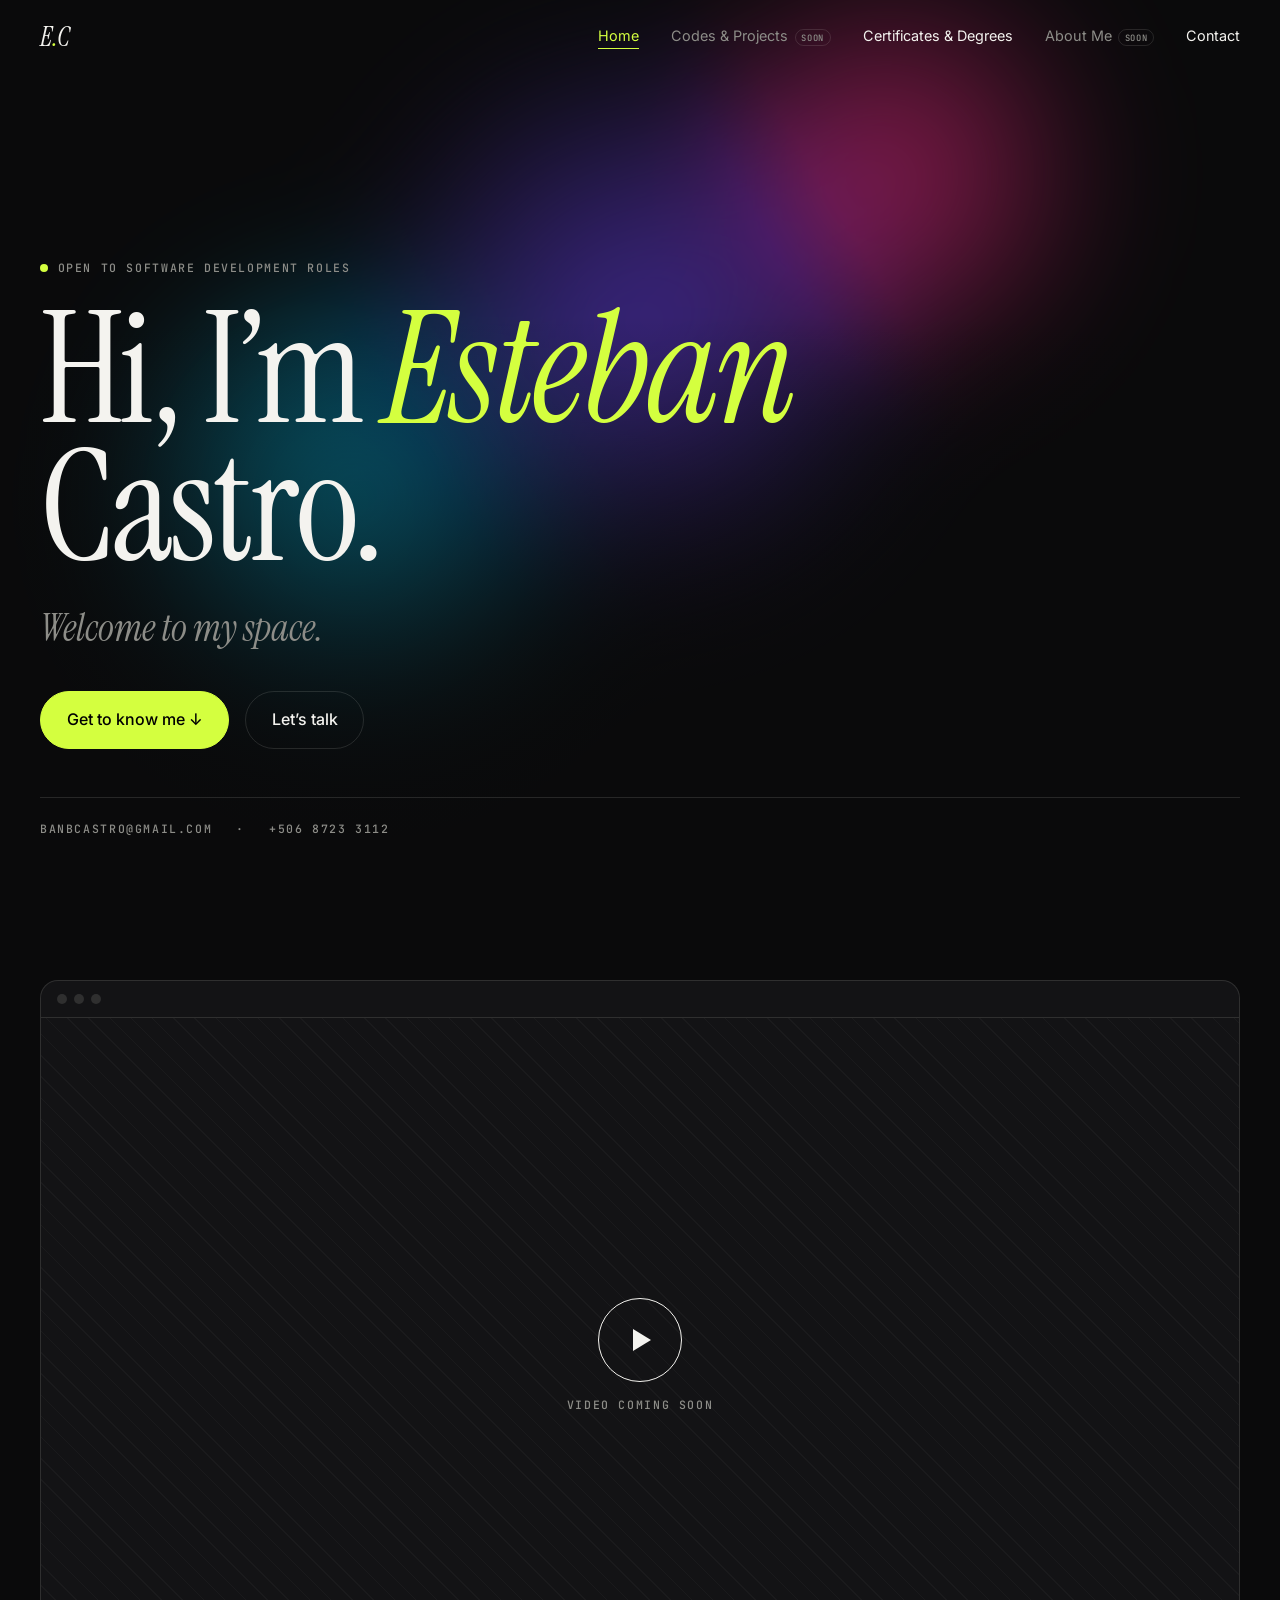
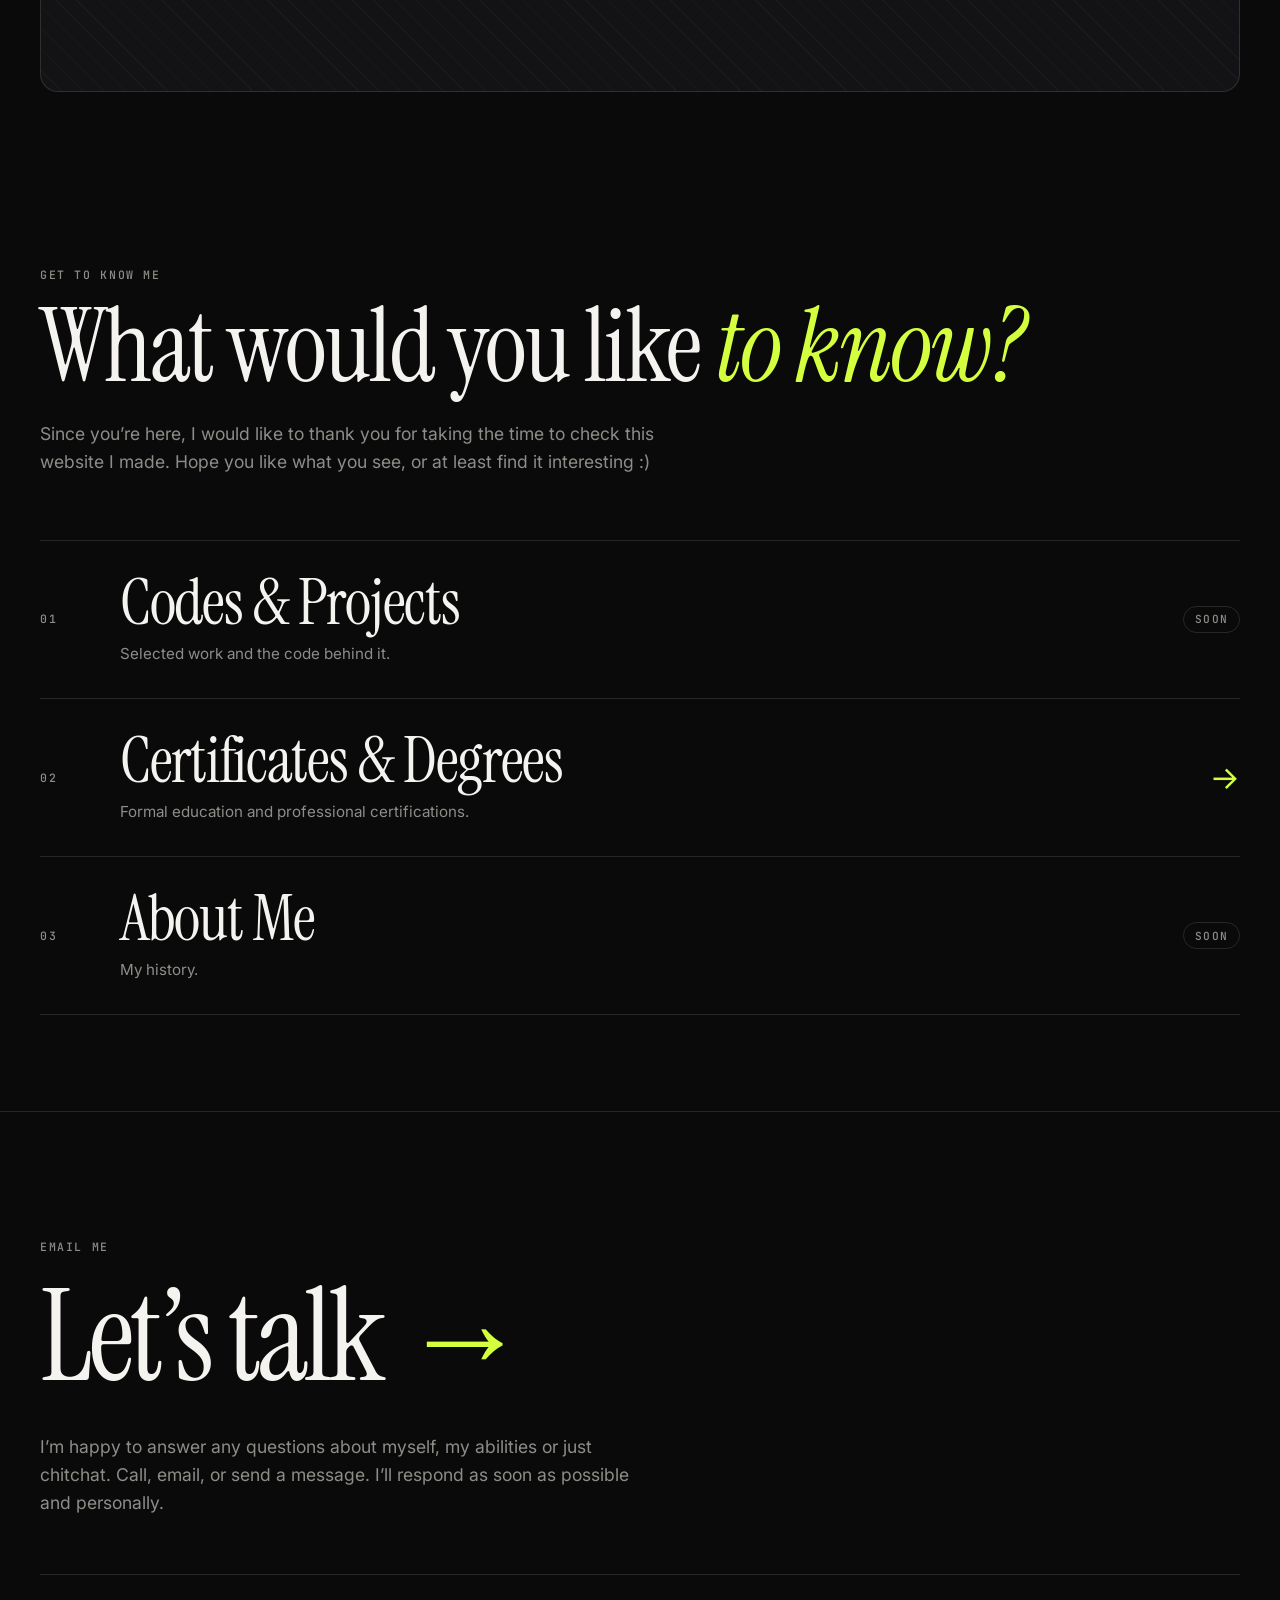
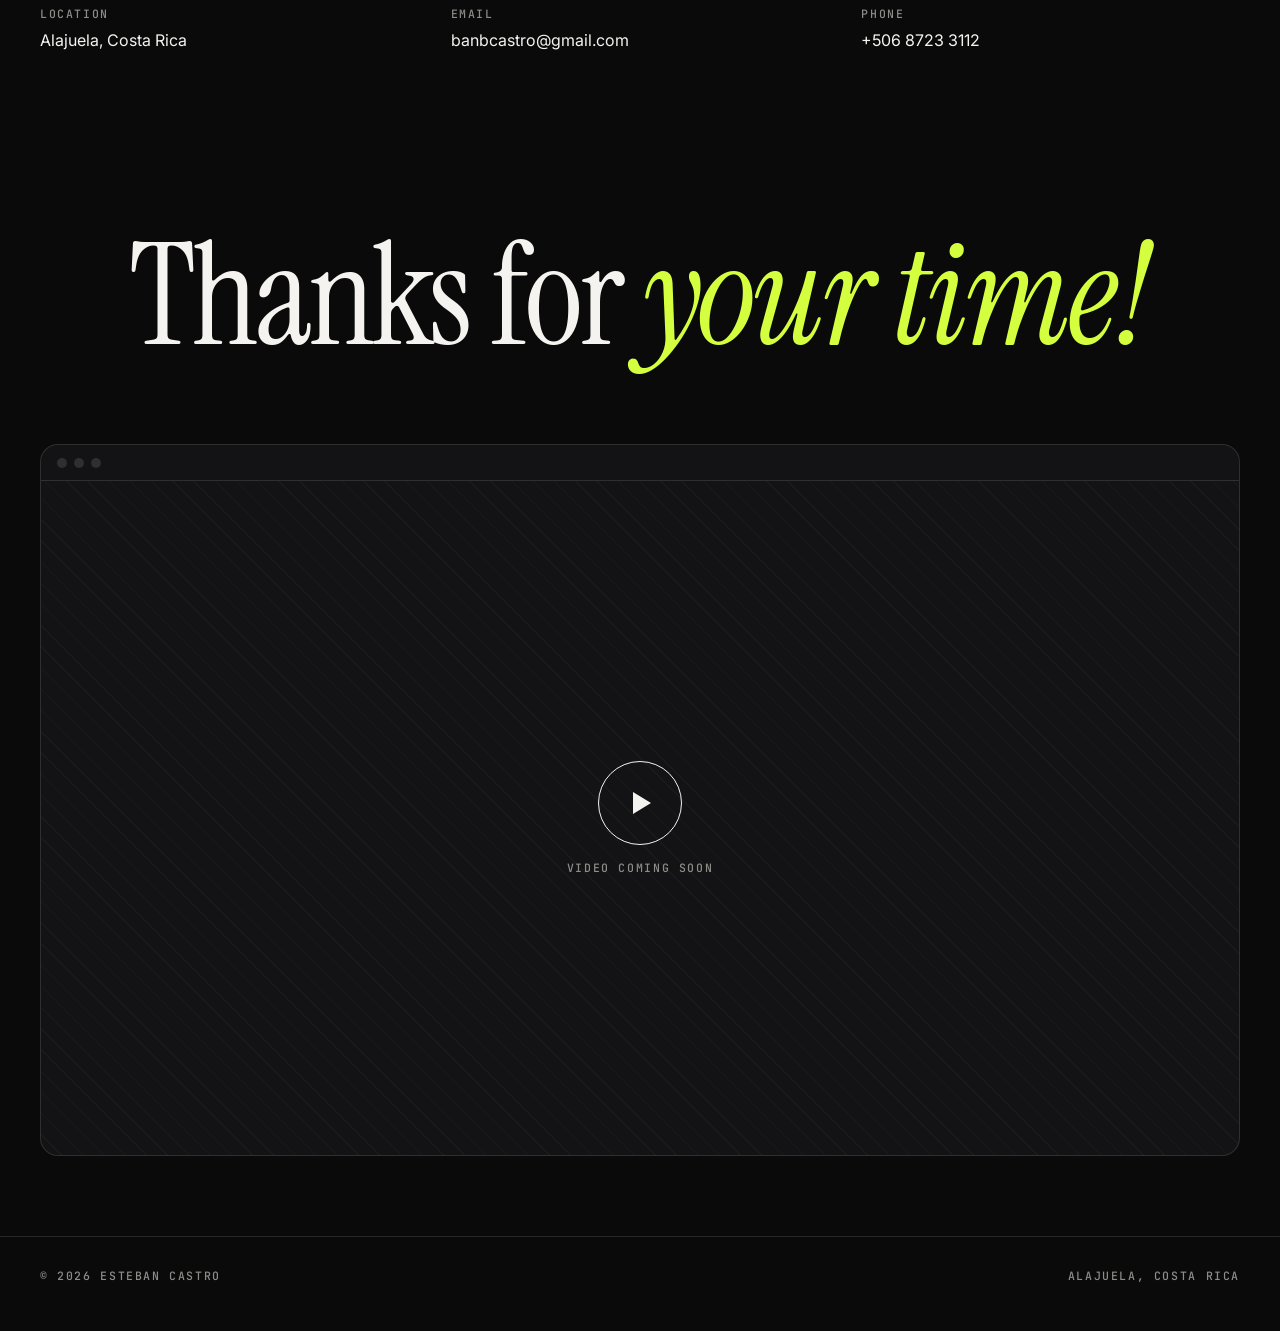
<file: index.html>
<!DOCTYPE html>
<html lang="en">
<head>
<meta charset="utf-8" />
<meta name="viewport" content="width=device-width, initial-scale=1" />
<title>Esteban Castro — Software developer</title>
<meta name="description" content="Personal website of Esteban Castro, software developer based in Alajuela, Costa Rica." />
<meta name="theme-color" content="#0a0a0b" />
<link rel="icon" href="data:image/svg+xml,%3Csvg xmlns='http://www.w3.org/2000/svg' viewBox='0 0 100 100'%3E%3Crect width='100' height='100' rx='22' fill='%230a0a0b'/%3E%3Ctext x='50' y='66' font-size='52' text-anchor='middle' fill='%23d4ff3f' font-family='Georgia' font-style='italic'%3EEC%3C/text%3E%3C/svg%3E" />
<link rel="preconnect" href="https://fonts.googleapis.com" /><link rel="preconnect" href="https://fonts.gstatic.com" crossorigin />
<link href="https://fonts.googleapis.com/css2?family=Inter:wght@400;500&family=Instrument+Serif:ital@0;1&family=JetBrains+Mono:wght@500&display=swap" rel="stylesheet" />
<link rel="stylesheet" href="assets/css/base.css?v=20261016" />
<link rel="stylesheet" href="assets/css/home.css?v=20261016" />
<script>document.documentElement.classList.add("js")</script>
</head>
<body>
<div class="splash" data-splash aria-hidden="true"><b>Esteban Castro</b><i></i></div>
<div class="progress" data-progress></div>
<header class="nav" data-nav>
  <div class="wrap">
    <a class="logo" href="index.html" aria-label="Esteban Castro — home">E<span>.</span>C</a>
    <button class="burger" data-nav-toggle aria-expanded="false" aria-label="Menu">☰</button>
    <ul class="menu">
      <li><a href="index.html" aria-current="page">Home</a></li>
      <li><a class="is-soon" aria-disabled="true">Codes &amp; Projects</a></li>
      <li><a href="certificates.html" >Certificates &amp; Degrees</a></li>
      <li><a class="is-soon" aria-disabled="true">About Me</a></li>
      <li><a href="#contact">Contact</a></li>
    </ul>
  </div>
</header>
<main>
  <section class="hero">
    <div class="mesh" data-mesh></div>
    <div class="wrap">
      <p class="status mono reveal"><span class="dot"></span>Open to software development roles</p>
      <h1 class="reveal" style="--d:.1s"><span class="hover-invert">Hi, I’m</span> <span class="hover-invert"><em>Esteban</em></span> <span class="hover-invert">Castro.</span></h1>
      <p class="sub reveal" style="--d:.2s">Welcome to my space.</p>
      <div class="hero-actions reveal" style="--d:.3s">
        <a class="btn btn-primary" href="#know" data-magnetic>Get to know me ↓</a>
        <a class="btn btn-ghost" href="#contact">Let’s talk</a>
      </div>
      <div class="hero-meta mono reveal" style="--d:.4s">
        <a href="mailto:banbcastro@gmail.com">banbcastro@gmail.com</a><span>·</span><a href="tel:+50687233112">+506 8723 3112</a>
      </div>
    </div>
  </section>

  <section class="video">
    <div class="wrap reveal">
      <div class="frame">
        <div class="frame-bar"><span></span><span></span><span></span></div>
        <!-- REPLACE the .ph block below with your <video> or <iframe> -->
        <div class="ph"><div class="play"></div><p class="mono">Video coming soon</p></div>
      </div>
    </div>
  </section>

  <section class="know" id="know">
    <div class="wrap">
      <p class="mono reveal">Get to know me</p>
      <h2 class="reveal"><span class="hover-invert">What would you like <em>to know?</em></span></h2>
      <p class="lede reveal">Since you’re here, I would like to thank you for taking the time to check this website I made. Hope you like what you see, or at least find it interesting :)</p>
      <nav class="rows" aria-label="Sections">
        <div class="row is-soon reveal"><span class="mono">01</span><div><h3>Codes &amp; Projects</h3><p>Selected work and the code behind it.</p></div><span class="arrow">Soon</span></div>
        <a class="row reveal" href="certificates.html"><span class="mono">02</span><div><h3>Certificates &amp; Degrees</h3><p>Formal education and professional certifications.</p></div><span class="arrow">→</span></a>
        <div class="row is-soon reveal"><span class="mono">03</span><div><h3>About Me</h3><p>My history.</p></div><span class="arrow">Soon</span></div>
      </nav>
    </div>
  </section>
<section class="contact" id="contact">
  <div class="wrap">
    <p class="mono reveal">Email me</p>
    <a class="mail reveal" href="mailto:banbcastro@gmail.com" data-magnetic><span class="ul hover-invert">Let’s talk</span> <i>→</i></a>
    <p class="lede reveal">I’m happy to answer any questions about myself, my abilities or just chitchat. Call, email, or send a message. I’ll respond as soon as possible and personally.</p>
    <div class="cgrid reveal">
      <div><p class="mono">Location</p><p>Alajuela, Costa Rica</p></div>
      <div><p class="mono">Email</p><a class="ul" href="mailto:banbcastro@gmail.com">banbcastro@gmail.com</a></div>
      <div><p class="mono">Phone</p><a class="ul" href="tel:+50687233112">+506 8723 3112</a></div>
      <!-- Social media: add GitHub / LinkedIn links here as a new <div> when ready -->
    </div>
  </div>
</section>
  <section class="thanks">
    <div class="wrap">
      <h2 class="reveal"><span class="hover-invert">Thanks for <em>your time!</em></span></h2>
      <div class="video" style="padding-bottom:3rem"><div class="frame reveal" style="text-align:left">
        <div class="frame-bar"><span></span><span></span><span></span></div>
        <!-- REPLACE the .ph block below with your closing <video> or <iframe> -->
        <div class="ph"><div class="play"></div><p class="mono">Video coming soon</p></div>
      </div></div>
    </div>
  </section>
</main>
<footer class="footer"><div class="wrap"><span class="mono">© <span data-year>2026</span> Esteban Castro</span><span class="mono">Alajuela, Costa Rica</span></div></footer>
<script defer src="assets/js/main.js?v=20261016"></script>
</body></html>
</file>
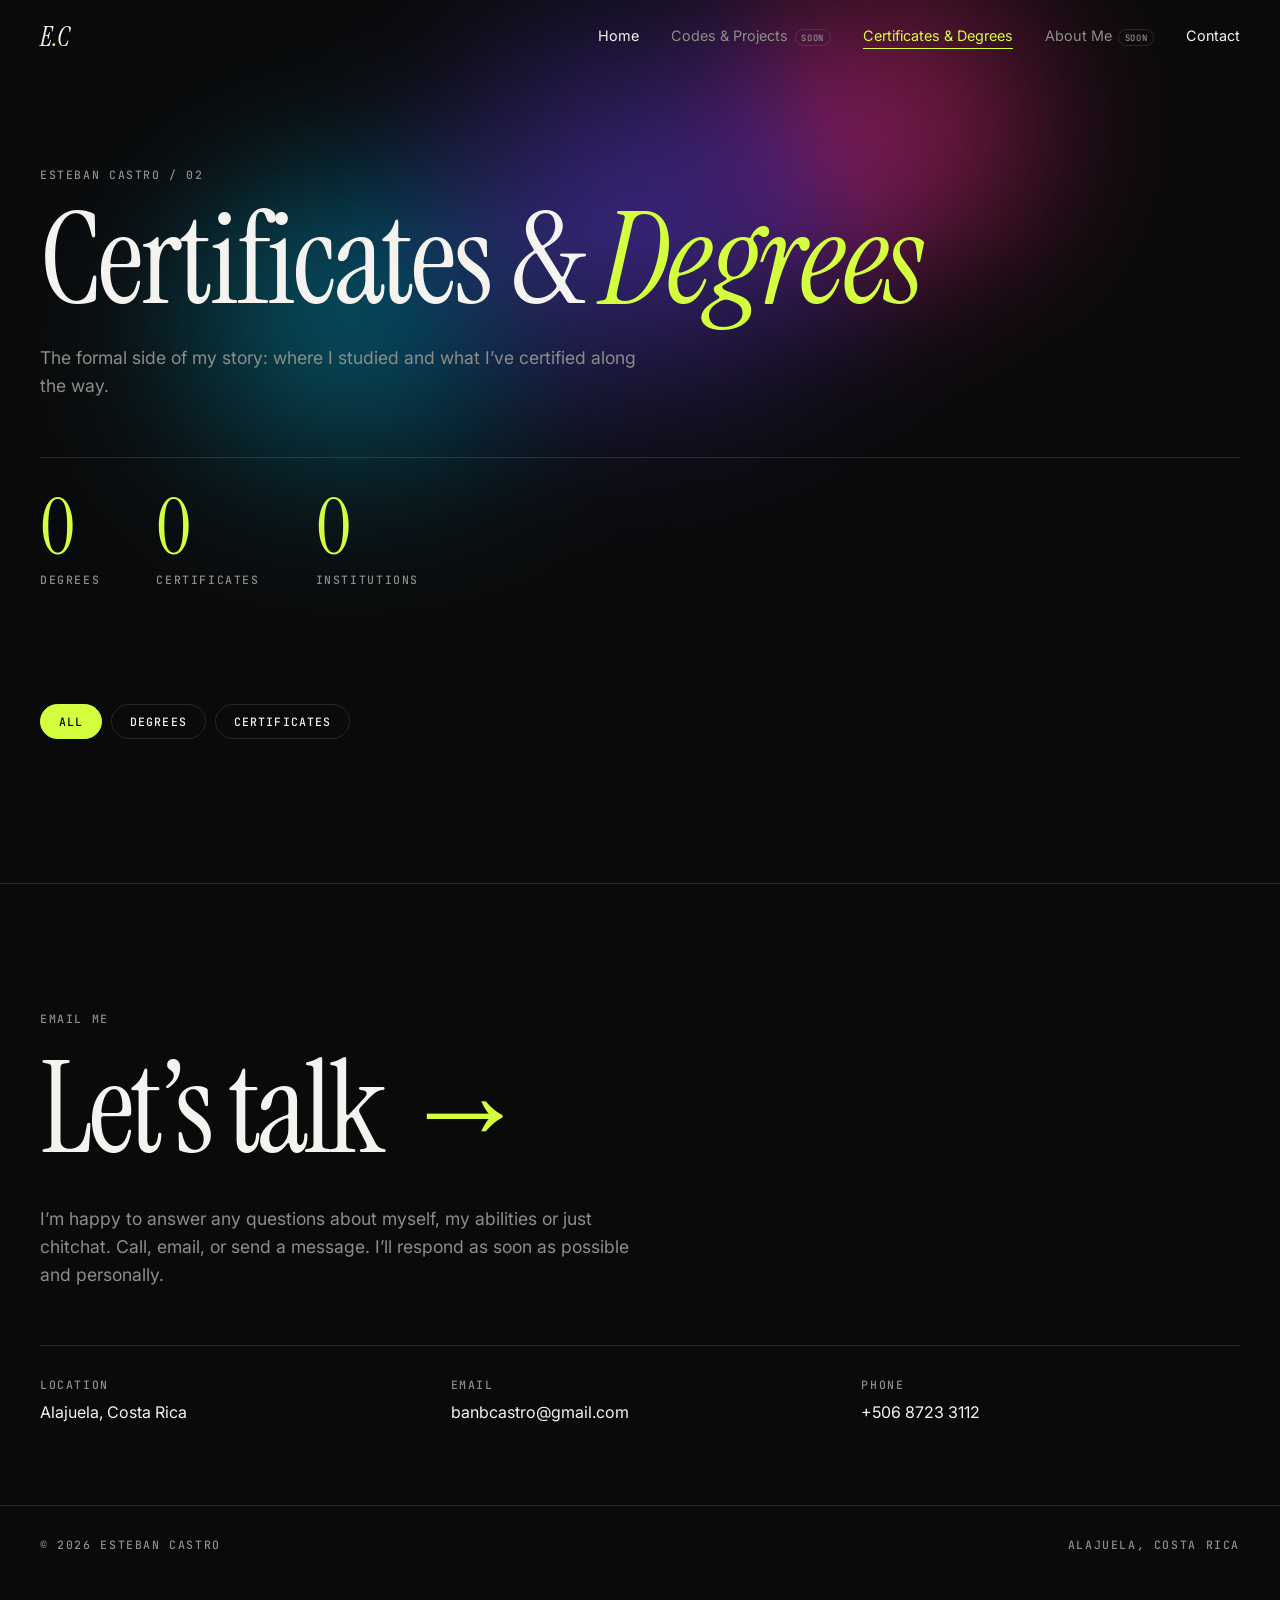
<file: certificates.html>
<!DOCTYPE html>
<html lang="en">
<head>
<meta charset="utf-8" />
<meta name="viewport" content="width=device-width, initial-scale=1" />
<title>Certificates & Degrees — Esteban Castro</title>
<meta name="description" content="Formal education and professional certifications of Esteban Castro." />
<meta name="theme-color" content="#0a0a0b" />
<link rel="icon" href="data:image/svg+xml,%3Csvg xmlns='http://www.w3.org/2000/svg' viewBox='0 0 100 100'%3E%3Crect width='100' height='100' rx='22' fill='%230a0a0b'/%3E%3Ctext x='50' y='66' font-size='52' text-anchor='middle' fill='%23d4ff3f' font-family='Georgia' font-style='italic'%3EEC%3C/text%3E%3C/svg%3E" />
<link rel="preconnect" href="https://fonts.googleapis.com" /><link rel="preconnect" href="https://fonts.gstatic.com" crossorigin />
<link href="https://fonts.googleapis.com/css2?family=Inter:wght@400;500&family=Instrument+Serif:ital@0;1&family=JetBrains+Mono:wght@500&display=swap" rel="stylesheet" />
<link rel="stylesheet" href="assets/css/base.css?v=20261016" />
<link rel="stylesheet" href="assets/css/certificates.css?v=20261016" />
<script>document.documentElement.classList.add("js")</script>
</head>
<body>
<div class="progress" data-progress></div>
<header class="nav" data-nav>
  <div class="wrap">
    <a class="logo" href="index.html" aria-label="Esteban Castro — home">E<span>.</span>C</a>
    <button class="burger" data-nav-toggle aria-expanded="false" aria-label="Menu">☰</button>
    <ul class="menu">
      <li><a href="index.html" >Home</a></li>
      <li><a class="is-soon" aria-disabled="true">Codes &amp; Projects</a></li>
      <li><a href="certificates.html" aria-current="page">Certificates &amp; Degrees</a></li>
      <li><a class="is-soon" aria-disabled="true">About Me</a></li>
      <li><a href="index.html#contact">Contact</a></li>
    </ul>
  </div>
</header>
<main>
  <section class="chead">
    <div class="mesh" data-mesh></div>
    <div class="wrap">
      <p class="mono reveal">Esteban Castro / 02</p>
      <h1 class="reveal" style="--d:.1s"><span class="hover-invert">Certificates</span> <span class="hover-invert">&amp; <em>Degrees</em></span></h1>
      <p class="lede reveal" style="--d:.2s">The formal side of my story: where I studied and what I’ve certified along the way.</p>
      <div class="stats reveal" style="--d:.3s">
        <div><b data-stat="degrees" data-count="0">0</b><span class="mono">Degrees</span></div>
        <div><b data-stat="certificates" data-count="0">0</b><span class="mono">Certificates</span></div>
        <div><b data-stat="issuers" data-count="0">0</b><span class="mono">Institutions</span></div>
      </div>
    </div>
  </section>
  <section>
    <div class="wrap">
      <div class="filters" role="group" aria-label="Filter">
        <button class="chip" data-filter="all" aria-pressed="true">All</button>
        <button class="chip" data-filter="degree" aria-pressed="false">Degrees</button>
        <button class="chip" data-filter="certificate" aria-pressed="false">Certificates</button>
      </div>
      <div class="certs" data-certs><noscript><p class="lede">Please enable JavaScript to see the certificates list.</p></noscript></div>
    </div>
  </section>
<section class="contact" id="contact">
  <div class="wrap">
    <p class="mono reveal">Email me</p>
    <a class="mail reveal" href="mailto:banbcastro@gmail.com" data-magnetic><span class="ul hover-invert">Let’s talk</span> <i>→</i></a>
    <p class="lede reveal">I’m happy to answer any questions about myself, my abilities or just chitchat. Call, email, or send a message. I’ll respond as soon as possible and personally.</p>
    <div class="cgrid reveal">
      <div><p class="mono">Location</p><p>Alajuela, Costa Rica</p></div>
      <div><p class="mono">Email</p><a class="ul" href="mailto:banbcastro@gmail.com">banbcastro@gmail.com</a></div>
      <div><p class="mono">Phone</p><a class="ul" href="tel:+50687233112">+506 8723 3112</a></div>
      <!-- Social media: add GitHub / LinkedIn links here as a new <div> when ready -->
    </div>
  </div>
</section>
</main>
<footer class="footer"><div class="wrap"><span class="mono">© <span data-year>2026</span> Esteban Castro</span><span class="mono">Alajuela, Costa Rica</span></div></footer>
<script defer src="assets/js/data/certificates.js?v=20261016"></script>
<script defer src="assets/js/certificates.js?v=20261016"></script>
<script defer src="assets/js/main.js?v=20261016"></script>
</body></html>
</file>
<file: assets/css/base.css>
/* ==========================================================================
   BASE — tokens, reset, nav, buttons, footer. Shared by every page.
   ========================================================================== */
:root{--bg:#0a0a0b;--bg2:#131315;--ink:#f4f3ef;--mute:#8d8d88;--line:rgba(244,243,239,.12);
  --acc:#d4ff3f;--g1:#ff3d81;--g2:#6a4cff;--g3:#19c3ff;
  --serif:"Instrument Serif",Georgia,serif;--sans:"Inter",system-ui,sans-serif;--mono:"JetBrains Mono",ui-monospace,monospace;
  --ease:cubic-bezier(.2,.7,.2,1);--nav:72px}
*{box-sizing:border-box;margin:0}
html{scroll-behavior:smooth;overflow-x:clip;scroll-padding-top:var(--nav)}
body{background:var(--bg);color:var(--ink);font:400 1rem/1.6 var(--sans);overflow-x:clip;-webkit-font-smoothing:antialiased}
a{color:inherit;text-decoration:none}
::selection{background:var(--acc);color:#000}
.wrap{width:min(1200px,100% - 3rem);margin-inline:auto}
.mono{font:500 .72rem/1.2 var(--mono);letter-spacing:.14em;text-transform:uppercase;color:var(--mute)}
h1,h2,h3{font-family:var(--serif);font-weight:400;line-height:.95;letter-spacing:-.02em;text-wrap:balance}
em{font-family:var(--serif);font-style:italic;color:var(--acc)}
.lede{color:var(--mute);font-size:1.1rem;max-width:56ch}

/* Hover-invert: big type flips to light block on hover */
.hover-invert{display:inline-block;padding:0 .12em;margin-inline:-.12em;transition:background .3s var(--ease),color .3s var(--ease)}
.hover-invert:hover{background:var(--ink);color:var(--bg)}
.hover-invert:hover em{color:var(--bg)}

/* Animated underline */
.ul{background:linear-gradient(var(--acc),var(--acc)) 0 100%/0 1px no-repeat;transition:background-size .4s var(--ease)}
.ul:hover,a:hover .ul{background-size:100% 1px}

/* Reveal on scroll (only hidden when JS is running — content never lost) */
.js .reveal{opacity:0;transform:translateY(28px);transition:opacity .8s var(--ease) var(--d,0s),transform .8s var(--ease) var(--d,0s)}
.js .reveal.is-visible{opacity:1;transform:none}

/* Progress bar */
.progress{position:fixed;inset:0 0 auto;height:2px;background:var(--acc);transform:scaleX(0);transform-origin:0 50%;z-index:60}

/* ---------- Nav ---------- */
.nav{position:fixed;inset:0 0 auto;height:var(--nav);z-index:50;transition:background .3s,backdrop-filter .3s}
.nav.is-solid{background:rgba(10,10,11,.72);backdrop-filter:blur(14px);-webkit-backdrop-filter:blur(14px);border-bottom:1px solid var(--line)}
.nav .wrap{height:100%;display:flex;align-items:center;justify-content:space-between}
.logo{font:italic 1.7rem var(--serif)}.logo span{color:var(--acc)}
.menu{display:flex;gap:2rem;list-style:none;padding:0}
.menu a{font-size:.9rem;position:relative;padding:.3rem 0;background:linear-gradient(var(--acc),var(--acc)) 0 100%/0 1px no-repeat;transition:background-size .35s var(--ease),color .2s}
.menu a:hover,.menu a[aria-current]{background-size:100% 1px}
.menu a[aria-current]{color:var(--acc)}
.menu .is-soon{color:var(--mute);cursor:default}
.menu .is-soon:hover{background-size:0 1px}
.menu .is-soon::after{content:"soon";font:500 .55rem var(--mono);margin-left:.4rem;padding:.1rem .35rem;border:1px solid var(--line);border-radius:99px;vertical-align:middle;text-transform:uppercase;letter-spacing:.08em}
.burger{display:none;background:none;border:1px solid var(--line);color:var(--ink);width:44px;height:44px;border-radius:50%;cursor:pointer;font-size:1.1rem}
@media(max-width:820px){
  .burger{display:block}
  .menu{position:fixed;inset:0;background:var(--bg);flex-direction:column;justify-content:center;align-items:center;gap:1.6rem;opacity:0;visibility:hidden;transition:.35s var(--ease);z-index:-1}
  .menu a{font:2.2rem var(--serif)}
  .nav.is-open .menu{opacity:1;visibility:visible}
  .nav.is-open .burger,.nav.is-open .logo{position:relative;z-index:2}
}

/* ---------- Buttons ---------- */
.btn{display:inline-flex;align-items:center;gap:.6rem;padding:.95rem 1.6rem;border-radius:99px;font-weight:500;border:1px solid var(--line);transition:background .25s,color .25s,border-color .25s,transform .25s var(--ease)}
.btn-primary{background:var(--acc);color:#000;border-color:var(--acc)}
.btn-primary:hover{background:var(--ink);border-color:var(--ink)}
.btn-ghost:hover{border-color:var(--ink)}

/* ---------- Mouse-reactive gradient ---------- */
.mesh{position:absolute;inset:0;z-index:-1;overflow:hidden;background:var(--bg)}
.mesh::before{content:"";position:absolute;inset:-20%;opacity:.55;filter:blur(60px) saturate(140%);
  background:radial-gradient(circle 38vmax at var(--mx,50%) var(--my,40%),var(--g2),transparent 60%),
  radial-gradient(circle 30vmax at calc(var(--mx,50%) + 14%) calc(var(--my,40%) - 12%),var(--g1),transparent 60%),
  radial-gradient(circle 34vmax at calc(var(--mx,50%) - 16%) calc(var(--my,40%) + 14%),var(--g3),transparent 60%)}
.mesh::after{content:"";position:absolute;inset:0;background:linear-gradient(transparent 35%,var(--bg))}

/* ---------- Contact + footer ---------- */
.contact{padding:8rem 0 5rem;border-top:1px solid var(--line)}
.mail{display:inline-block;font:clamp(3rem,10vw,9rem)/1 var(--serif);letter-spacing:-.03em;margin:1.2rem 0 2rem}
.mail i{font-style:normal;color:var(--acc);display:inline-block;transition:transform .4s var(--ease)}
.mail:hover i{transform:translateX(.2em)}
.cgrid{display:grid;grid-template-columns:repeat(auto-fit,minmax(220px,1fr));gap:2rem;margin-top:3.5rem;padding-top:2rem;border-top:1px solid var(--line)}
.cgrid .mono{margin-bottom:.5rem}
.footer{padding:2rem 0 3rem;border-top:1px solid var(--line)}
.footer .wrap{display:flex;justify-content:space-between;flex-wrap:wrap;gap:1rem}

/* ---------- Splash (CSS safety net hides it at 3.5s even if JS fails) ---------- */
.splash{position:fixed;inset:0;z-index:100;background:var(--bg);display:grid;place-content:center;gap:1.2rem;text-align:center;
  transition:clip-path .9s var(--ease);clip-path:inset(0);animation:splashSafety .01s 3.5s forwards}
.splash b{font:italic clamp(3rem,10vw,6rem) var(--serif);font-weight:400}
.splash i{display:block;height:2px;background:var(--line);overflow:hidden;position:relative}
.splash i::after{content:"";position:absolute;inset:0;background:var(--acc);transform-origin:0 50%;animation:fill 1.6s var(--ease) forwards}
.splash.is-out{clip-path:inset(0 0 100% 0);pointer-events:none}
@keyframes fill{from{transform:scaleX(0)}to{transform:scaleX(1)}}
@keyframes splashSafety{to{clip-path:inset(0 0 100% 0);pointer-events:none;visibility:hidden}}
@media(prefers-reduced-motion:reduce){.pulse{animation:none!important}}
</file>
<file: assets/css/home.css>
/* ==========================================================================
   HOME — hero, video placeholders, "What would you like to know?" menu rows
   ========================================================================== */
.hero{position:relative;min-height:100svh;display:flex;flex-direction:column;justify-content:flex-end;padding:calc(var(--nav) + 2rem) 0 4rem}
.status{display:inline-flex;align-items:center;gap:.6rem;margin-bottom:1.6rem}
.status .dot,.pulse{width:8px;height:8px;border-radius:50%;background:var(--acc);box-shadow:0 0 0 0 var(--acc);animation:pulse 2s infinite}
@keyframes pulse{70%{box-shadow:0 0 0 10px transparent}100%{box-shadow:0 0 0 0 transparent}}
.hero h1{font-size:clamp(3.4rem,12vw,11rem);line-height:.9;max-width:12ch}
.hero .sub{font:italic clamp(1.4rem,3vw,2.4rem) var(--serif);color:var(--mute);margin:1.6rem 0 2.4rem}
.hero-actions{display:flex;gap:1rem;flex-wrap:wrap}
.hero-meta{display:flex;gap:1.5rem;flex-wrap:wrap;margin-top:3rem;padding-top:1.5rem;border-top:1px solid var(--line)}
.hero-meta a:hover{color:var(--acc)}

/* Video placeholder (swap the inner .ph for <video> or <iframe>) */
.video{padding:5rem 0}
.frame{border:1px solid var(--line);border-radius:18px;overflow:hidden;background:var(--bg2)}
.frame-bar{display:flex;gap:.45rem;padding:.8rem 1rem;border-bottom:1px solid var(--line)}
.frame-bar span{width:10px;height:10px;border-radius:50%;background:var(--line)}
.ph{aspect-ratio:16/9;display:grid;place-content:center;justify-items:center;gap:1rem;
  background:repeating-linear-gradient(45deg,transparent 0 14px,rgba(244,243,239,.03) 14px 15px)}
.ph .play{width:84px;height:84px;border-radius:50%;border:1px solid var(--ink);display:grid;place-items:center;transition:background .3s,color .3s,transform .4s var(--ease)}
.ph .play::before{content:"";border-left:18px solid currentColor;border-block:11px solid transparent;margin-left:5px}
.frame:hover .play{background:var(--acc);color:#000;border-color:var(--acc);transform:scale(1.08)}

/* Menu rows */
.know{padding:6rem 0}
.know h2{font-size:clamp(2.6rem,8vw,7rem);margin:1rem 0 1.5rem}
.rows{margin-top:4rem;border-top:1px solid var(--line)}
.row{display:grid;grid-template-columns:4rem 1fr auto;align-items:center;gap:1rem;padding:2rem 0;border-bottom:1px solid var(--line);position:relative;transition:padding .4s var(--ease),background .3s,color .3s}
.row h3{font-size:clamp(1.9rem,5vw,4rem)}
.row p{color:var(--mute);margin-top:.5rem;max-width:52ch;font-size:.95rem}
.row .arrow{font-size:2rem;color:var(--acc);transition:transform .4s var(--ease)}
a.row:hover{padding-inline:1.5rem;background:var(--ink);color:var(--bg)}
a.row:hover p,a.row:hover .mono{color:#555}
a.row:hover .arrow{transform:translateX(8px) rotate(-45deg);color:var(--bg)}
.row.is-soon{opacity:.55}
.row.is-soon .arrow{font:500 .7rem var(--mono);letter-spacing:.1em;text-transform:uppercase;color:var(--mute);border:1px solid var(--line);padding:.35rem .7rem;border-radius:99px}
@media(max-width:600px){.row{grid-template-columns:2.5rem 1fr auto}}

.thanks{padding:6rem 0 2rem;text-align:center}
.thanks h2{font-size:clamp(3rem,11vw,9rem)}
</file>
<file: assets/css/certificates.css>
/* ==========================================================================
   CERTIFICATES & DEGREES
   ========================================================================== */
.chead{position:relative;padding:calc(var(--nav) + 6rem) 0 4rem;overflow:hidden}
.chead h1{font-size:clamp(3rem,10vw,9rem);line-height:.92;margin:1.2rem 0 1.6rem}
.stats{display:flex;gap:3.5rem;flex-wrap:wrap;margin-top:3.5rem;padding-top:2rem;border-top:1px solid var(--line)}
.stats b{display:block;font:400 clamp(3rem,6vw,5rem)/1 var(--serif);color:var(--acc)}
.filters{display:flex;gap:.6rem;flex-wrap:wrap;margin:3rem 0 2rem}
.chip{background:none;color:var(--ink);border:1px solid var(--line);padding:.55rem 1.1rem;border-radius:99px;font:500 .72rem var(--mono);letter-spacing:.1em;text-transform:uppercase;cursor:pointer;transition:.25s}
.chip:hover{border-color:var(--ink)}
.chip[aria-pressed="true"]{background:var(--acc);border-color:var(--acc);color:#000}
.certs{display:grid;grid-template-columns:repeat(auto-fill,minmax(min(100%,340px),1fr));gap:1.2rem;padding-bottom:7rem}
.cert{position:relative;display:flex;flex-direction:column;gap:1rem;min-height:300px;padding:1.8rem;border:1px solid var(--line);border-radius:20px;background:var(--bg2);overflow:hidden;
  transition:transform .15s ease-out,border-color .3s}
.cert::before{content:"";position:absolute;inset:0;opacity:0;transition:opacity .3s;pointer-events:none;
  background:radial-gradient(420px circle at var(--x,50%) var(--y,50%),rgba(212,255,63,.14),transparent 60%)}
.cert:hover{border-color:rgba(212,255,63,.5)}
.cert:hover::before{opacity:1}
.cert[hidden]{display:none}
.cert-top{display:flex;justify-content:space-between;align-items:center;gap:1rem}
.tag{padding:.3rem .7rem;border:1px solid var(--line);border-radius:99px}
.cert h3{font-size:clamp(1.8rem,3vw,2.4rem);margin-top:auto}
.cert .issuer{color:var(--mute)}
.skills{display:flex;gap:.4rem;flex-wrap:wrap}
.skills li{list-style:none;font:500 .68rem var(--mono);padding:.25rem .6rem;border-radius:6px;background:rgba(244,243,239,.06)}
.cert .link{margin-top:.4rem;font-size:.9rem}
.sample{color:var(--g1)}
</file>
